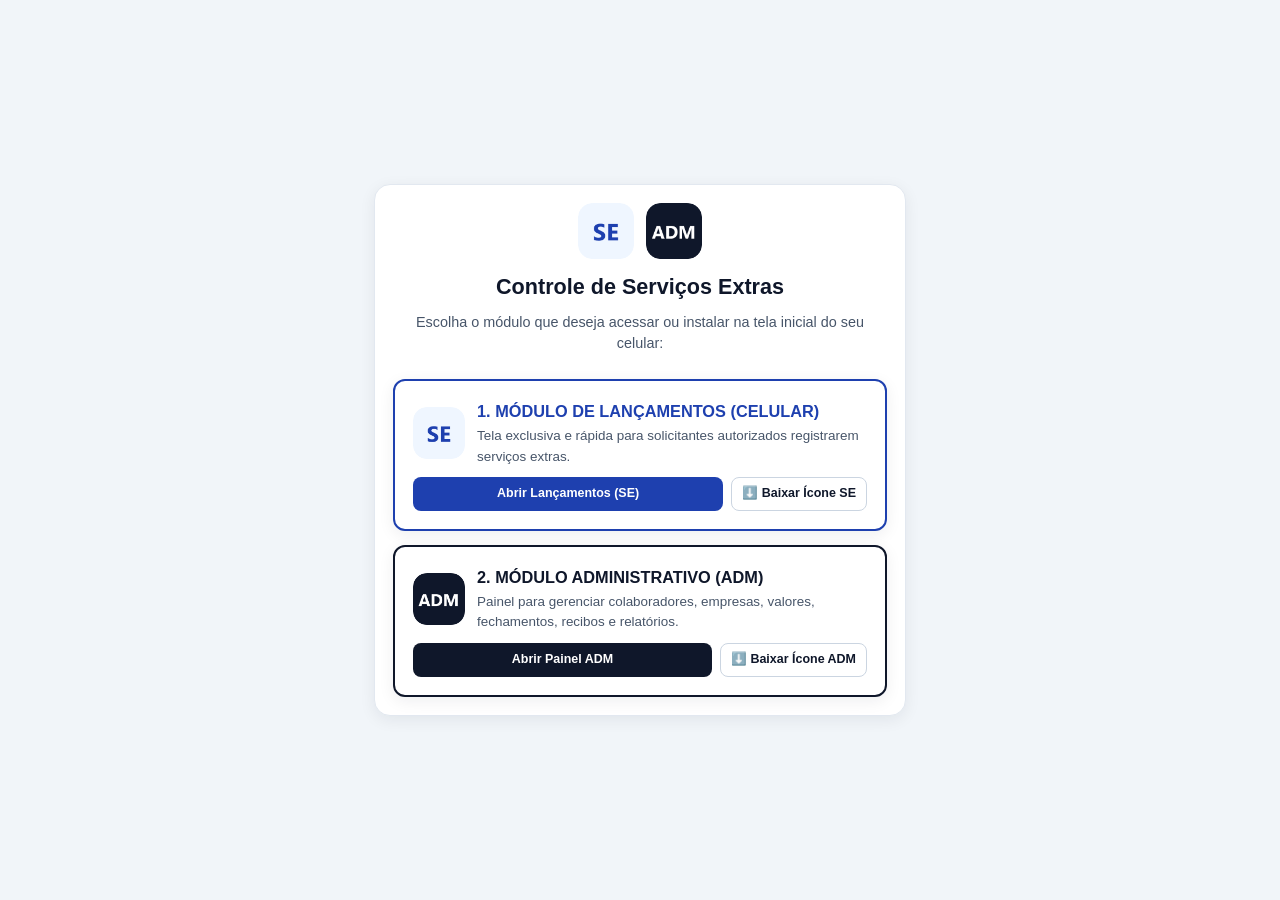
<file: index.html>
<!DOCTYPE html>
<html lang="pt-BR">
<head>
  <meta charset="UTF-8" />
  <meta name="viewport" content="width=device-width, initial-scale=1.0" />
  <title>Sistema de Controle de Serviços Extras</title>
  <link rel="icon" type="image/png" sizes="192x192" href="lancamentos/icon-se-192.png" />
  <link rel="stylesheet" href="css/styles.css" />
</head>
<body>
  <main class="mobile-shell" style="justify-content: center; max-width: 560px;">
    <section class="mobile-card" style="text-align: center;">
      <div style="display:flex; justify-content:center; gap:12px; margin-bottom:12px;">
        <img src="lancamentos/icon-se-192.png" alt="SE" style="width:56px; height:56px; border-radius:14px;" />
        <img src="adm/icon-adm-192.png" alt="ADM" style="width:56px; height:56px; border-radius:14px;" />
      </div>
      <h1 style="font-size: 1.35rem; font-weight: 800; color: #0f172a;">Controle de Serviços Extras</h1>
      <p style="font-size: 0.9rem; color: #475569; margin: 8px 0 24px;">
        Escolha o módulo que deseja acessar ou instalar na tela inicial do seu celular:
      </p>

      <div style="display: grid; gap: 14px; text-align: left;">
        <div class="panel-card" style="margin: 0; border: 2px solid #1e40af;">
          <a href="lancamentos/" style="text-decoration: none; display: flex; gap: 12px; align-items: center;">
            <img src="lancamentos/icon-se-192.png" alt="SE" style="width: 52px; height: 52px; border-radius: 14px; flex-shrink: 0;" />
            <div>
              <div style="font-weight: 800; font-size: 1.02rem; color: #1e40af;">1. MÓDULO DE LANÇAMENTOS (CELULAR)</div>
              <div style="font-size: 0.84rem; color: #475569; margin-top: 3px;">
                Tela exclusiva e rápida para solicitantes autorizados registrarem serviços extras.
              </div>
            </div>
          </a>
          <div style="display:flex; gap:8px; margin-top:10px; flex-wrap:wrap;">
            <a href="lancamentos/" class="btn btn-primary btn-sm" style="text-decoration:none; flex:1;">Abrir Lançamentos (SE)</a>
            <a href="lancamentos/icon-se-512.png" download="icone-SE.png" class="btn btn-outline btn-sm" style="text-decoration:none;">⬇️ Baixar Ícone SE</a>
          </div>
        </div>

        <div class="panel-card" style="margin: 0; border: 2px solid #0f172a;">
          <a href="adm/" style="text-decoration: none; display: flex; gap: 12px; align-items: center;">
            <img src="adm/icon-adm-192.png" alt="ADM" style="width: 52px; height: 52px; border-radius: 14px; flex-shrink: 0;" />
            <div>
              <div style="font-weight: 800; font-size: 1.02rem; color: #0f172a;">2. MÓDULO ADMINISTRATIVO (ADM)</div>
              <div style="font-size: 0.84rem; color: #475569; margin-top: 3px;">
                Painel para gerenciar colaboradores, empresas, valores, fechamentos, recibos e relatórios.
              </div>
            </div>
          </a>
          <div style="display:flex; gap:8px; margin-top:10px; flex-wrap:wrap;">
            <a href="adm/" class="btn btn-primary btn-sm" style="text-decoration:none; background:#0f172a; flex:1;">Abrir Painel ADM</a>
            <a href="adm/icon-adm-512.png" download="icone-ADM.png" class="btn btn-outline btn-sm" style="text-decoration:none;">⬇️ Baixar Ícone ADM</a>
          </div>
        </div>
      </div>
    </section>
  </main>
</body>
</html>
</file>
<file: css/styles.css>
/* ==========================================================================
   SISTEMA DE CONTROLE DE SERVIÇOS EXTRAS - ESTILOS GERAIS E RESPONSIVOS
   Otimizado para Celular (Mobile-First) e Computador
   ========================================================================== */

:root {
  --primary: #1e40af;
  --primary-hover: #1d4ed8;
  --primary-light: #eff6ff;
  --success: #15803d;
  --success-hover: #166534;
  --success-light: #dcfce7;
  --warning: #b45309;
  --warning-light: #fef3c7;
  --danger: #b91c1c;
  --danger-light: #fee2e2;
  --bg: #f1f5f9;
  --surface: #ffffff;
  --text: #0f172a;
  --text-muted: #475569;
  --border: #cbd5e1;
  --radius: 12px;
  --shadow: 0 4px 16px rgba(15, 23, 42, 0.07);
}

* {
  box-sizing: border-box;
  margin: 0;
  padding: 0;
}

body {
  font-family: -apple-system, BlinkMacSystemFont, "Segoe UI", Roboto, Helvetica, Arial, sans-serif;
  background-color: var(--bg);
  color: var(--text);
  line-height: 1.5;
  -webkit-font-smoothing: antialiased;
}

.hidden {
  display: none !important;
}

/* ==========================================================================
   1. MÓDULO DE LANÇAMENTOS (CELULAR - MOBILE FIRST)
   ========================================================================== */
.mobile-shell {
  max-width: 480px;
  margin: 0 auto;
  min-height: 100vh;
  padding: 14px;
  display: flex;
  flex-direction: column;
}

.mobile-card {
  background: var(--surface);
  border-radius: 16px;
  padding: 18px;
  box-shadow: var(--shadow);
  border: 1px solid #e2e8f0;
}

.mobile-header {
  display: flex;
  align-items: center;
  justify-content: space-between;
  background: var(--primary);
  color: #fff;
  padding: 14px 16px;
  border-radius: 14px;
  margin-bottom: 14px;
  box-shadow: 0 4px 12px rgba(30, 64, 175, 0.2);
}

.mobile-header h1 {
  font-size: 1.05rem;
  font-weight: 800;
  letter-spacing: -0.01em;
}

.btn-logout-mini {
  background: rgba(255, 255, 255, 0.22);
  border: 1px solid rgba(255, 255, 255, 0.35);
  color: #fff;
  padding: 6px 12px;
  border-radius: 8px;
  font-size: 0.78rem;
  cursor: pointer;
  font-weight: 700;
}

.form-group {
  margin-bottom: 15px;
}

.form-label-row {
  display: flex;
  align-items: center;
  justify-content: space-between;
  gap: 8px;
  margin-bottom: 6px;
}

.form-label {
  display: block;
  font-size: 0.9rem;
  font-weight: 700;
  color: #1e293b;
  margin-bottom: 6px;
}

.form-label-row .form-label {
  margin-bottom: 0;
}

.form-label span.step-num {
  display: inline-flex;
  align-items: center;
  justify-content: center;
  width: 22px;
  height: 22px;
  border-radius: 50%;
  background: var(--primary-light);
  color: var(--primary);
  font-size: 0.76rem;
  margin-right: 6px;
}

.btn-inline-add {
  background: var(--primary-light);
  color: var(--primary);
  border: 1px solid #bfdbfe;
  padding: 4px 10px;
  border-radius: 8px;
  font-size: 0.78rem;
  font-weight: 700;
  cursor: pointer;
}

.quick-add-box {
  background: #f8fafc;
  border: 1.5px dashed #93c5fd;
  border-radius: 12px;
  padding: 12px;
  margin-top: 8px;
  margin-bottom: 6px;
}

.form-control {
  width: 100%;
  padding: 13px 14px;
  font-size: 16px; /* Evita zoom automático no iOS/Android */
  border: 1.5px solid var(--border);
  border-radius: 10px;
  background-color: #fff;
  color: var(--text);
  transition: border-color 0.15s, box-shadow 0.15s;
}

.form-control:focus {
  outline: none;
  border-color: var(--primary);
  box-shadow: 0 0 0 3px rgba(30, 64, 175, 0.15);
}

.turno-grid {
  display: grid;
  grid-template-columns: repeat(3, 1fr);
  gap: 10px;
}

.turno-option {
  position: relative;
}

.turno-option input {
  position: absolute;
  opacity: 0;
  pointer-events: none;
}

.turno-option label {
  display: flex;
  flex-direction: column;
  align-items: center;
  justify-content: center;
  padding: 13px 8px;
  border: 1.5px solid var(--border);
  border-radius: 10px;
  background: #fff;
  font-weight: 700;
  font-size: 0.94rem;
  cursor: pointer;
  color: var(--text-muted);
  transition: all 0.15s;
  user-select: none;
}

.turno-option input:checked + label {
  border-color: var(--primary);
  background: var(--primary-light);
  color: var(--primary);
  box-shadow: 0 0 0 2px rgba(30, 64, 175, 0.15);
}

.helper-badge {
  display: inline-block;
  margin-top: 6px;
  font-size: 0.78rem;
  padding: 4px 9px;
  border-radius: 6px;
  background: #f1f5f9;
  color: var(--text-muted);
  font-weight: 600;
}

.helper-badge.auto {
  background: var(--primary-light);
  color: var(--primary);
}

.helper-badge.manual {
  background: var(--warning-light);
  color: var(--warning);
}

.btn-salvar-unico {
  width: 100%;
  margin-top: 10px;
  padding: 16px;
  font-size: 1.06rem;
  font-weight: 800;
  letter-spacing: 0.02em;
  text-transform: uppercase;
  color: #ffffff;
  background: var(--success);
  border: none;
  border-radius: 12px;
  cursor: pointer;
  box-shadow: 0 4px 14px rgba(21, 128, 61, 0.3);
  transition: background 0.15s, transform 0.1s;
}

.btn-salvar-unico:hover {
  background: var(--success-hover);
}

.btn-salvar-unico:active {
  transform: scale(0.99);
}

.toast-feedback {
  margin-top: 12px;
  padding: 12px 14px;
  border-radius: 10px;
  font-weight: 600;
  font-size: 0.9rem;
  text-align: center;
}

.toast-feedback.success {
  background: var(--success-light);
  color: var(--success);
  border: 1px solid #86efac;
}

.toast-feedback.error {
  background: var(--danger-light);
  color: var(--danger);
  border: 1px solid #fca5a5;
}

/* ==========================================================================
   2. MÓDULO ADMINISTRATIVO (ADM - RESPONSIVO CELULAR E COMPUTADOR)
   ========================================================================== */
.adm-layout {
  min-height: 100vh;
  display: flex;
  flex-direction: column;
}

.adm-topbar {
  background: #0f172a;
  color: #fff;
  padding: 14px 20px;
  display: flex;
  flex-wrap: wrap;
  align-items: center;
  justify-content: space-between;
  gap: 10px;
}

.adm-brand {
  display: flex;
  align-items: center;
  flex-wrap: wrap;
  gap: 10px;
}

.adm-brand h1 {
  font-size: 1.08rem;
  font-weight: 800;
}

.cloud-badge {
  font-size: 0.74rem;
  padding: 4px 10px;
  border-radius: 999px;
  font-weight: 700;
}

.cloud-badge.online {
  background: #166534;
  color: #dcfce7;
}

.cloud-badge.local {
  background: #334155;
  color: #e2e8f0;
}

.adm-nav {
  background: #ffffff;
  border-bottom: 1px solid var(--border);
  padding: 0 12px;
  display: flex;
  gap: 4px;
  overflow-x: auto;
  -webkit-overflow-scrolling: touch;
  scrollbar-width: thin;
}

.adm-tab-btn {
  padding: 13px 14px;
  border: none;
  background: transparent;
  font-size: 0.88rem;
  font-weight: 700;
  color: var(--text-muted);
  border-bottom: 3px solid transparent;
  cursor: pointer;
  white-space: nowrap;
  transition: all 0.15s;
}

.adm-tab-btn:hover {
  color: var(--primary);
}

.adm-tab-btn.active {
  color: var(--primary);
  border-bottom-color: var(--primary);
  background: #f8fafc;
}

.adm-container {
  max-width: 1280px;
  width: 100%;
  margin: 0 auto;
  padding: 18px 14px 56px;
}

.kpi-grid {
  display: grid;
  grid-template-columns: repeat(auto-fit, minmax(200px, 1fr));
  gap: 12px;
  margin-bottom: 18px;
}

.kpi-card {
  background: var(--surface);
  padding: 15px 16px;
  border-radius: var(--radius);
  box-shadow: var(--shadow);
  border-left: 4px solid var(--primary);
}

.kpi-card.pending {
  border-left-color: var(--warning);
}

.kpi-card.paid {
  border-left-color: var(--success);
}

.kpi-label {
  font-size: 0.78rem;
  font-weight: 700;
  color: var(--text-muted);
  text-transform: uppercase;
}

.kpi-value {
  font-size: 1.42rem;
  font-weight: 800;
  margin-top: 4px;
  color: var(--text);
}

.kpi-sub {
  font-size: 0.78rem;
  color: var(--text-muted);
  margin-top: 2px;
}

.panel-card {
  background: var(--surface);
  border-radius: var(--radius);
  padding: 18px;
  box-shadow: var(--shadow);
  margin-bottom: 18px;
  border: 1px solid #e2e8f0;
}

.panel-header {
  display: flex;
  flex-wrap: wrap;
  align-items: center;
  justify-content: space-between;
  gap: 10px;
  margin-bottom: 14px;
  padding-bottom: 12px;
  border-bottom: 1px solid #e2e8f0;
}

.panel-title {
  font-size: 1.05rem;
  font-weight: 800;
  color: var(--text);
}

.filters-grid {
  display: grid;
  grid-template-columns: repeat(auto-fit, minmax(175px, 1fr));
  gap: 12px;
  margin-bottom: 16px;
  align-items: end;
}

.btn {
  display: inline-flex;
  align-items: center;
  justify-content: center;
  gap: 6px;
  padding: 10px 14px;
  font-size: 0.86rem;
  font-weight: 700;
  border-radius: 8px;
  border: 1px solid transparent;
  cursor: pointer;
  transition: all 0.15s;
  text-decoration: none;
  min-height: 40px;
}

.btn-primary {
  background: var(--primary);
  color: #fff;
}

.btn-primary:hover {
  background: var(--primary-hover);
}

.btn-success {
  background: var(--success);
  color: #fff;
}

.btn-success:hover {
  background: var(--success-hover);
}

.btn-warning {
  background: var(--warning);
  color: #fff;
}

.btn-danger {
  background: var(--danger);
  color: #fff;
}

.btn-outline {
  background: #fff;
  border-color: var(--border);
  color: var(--text);
}

.btn-outline:hover {
  background: #f8fafc;
}

.btn-sm {
  padding: 6px 10px;
  font-size: 0.78rem;
  min-height: 34px;
}

.table-responsive {
  width: 100%;
  overflow-x: auto;
}

table.data-table {
  width: 100%;
  border-collapse: collapse;
  font-size: 0.88rem;
}

table.data-table th,
table.data-table td {
  padding: 10px 12px;
  text-align: left;
  border-bottom: 1px solid #e2e8f0;
}

table.data-table th {
  background: #f8fafc;
  font-weight: 700;
  color: #334155;
  white-space: nowrap;
}

table.data-table tr:hover td {
  background: #f8fafc;
}

.status-pill {
  display: inline-block;
  padding: 3px 8px;
  border-radius: 999px;
  font-size: 0.74rem;
  font-weight: 700;
  text-transform: uppercase;
}

.status-pill.pago,
.status-pill.ativo {
  background: var(--success-light);
  color: var(--success);
}

.status-pill.pendente {
  background: var(--warning-light);
  color: var(--warning);
}

.status-pill.cancelado,
.status-pill.inativo {
  background: var(--danger-light);
  color: var(--danger);
}

.subtabs-bar {
  display: flex;
  flex-wrap: wrap;
  gap: 8px;
  margin-bottom: 16px;
}

/* ==========================================================================
   OTIMIZAÇÃO ESPECIAL DO PAINEL ADM PARA CELULARES (TELAS ATÉ 768PX)
   Transforma tabelas administrativas em Cards de fácil leitura e toque
   ========================================================================== */
@media (max-width: 768px) {
  .adm-topbar {
    padding: 12px 14px;
  }

  .adm-brand h1 {
    font-size: 0.96rem;
  }

  .kpi-grid {
    grid-template-columns: 1fr;
    gap: 10px;
  }

  .panel-card {
    padding: 14px;
  }

  .filters-grid {
    grid-template-columns: 1fr;
    gap: 10px;
  }

  .subtabs-bar {
    display: grid;
    grid-template-columns: 1fr 1fr;
    gap: 6px;
  }

  .subtabs-bar .btn {
    width: 100%;
    text-align: center;
    font-size: 0.78rem;
    padding: 8px 6px;
  }

  /* Tabelas com classe mobile-cards viram cartões verticais no celular */
  table.data-table.mobile-cards thead {
    display: none;
  }

  table.data-table.mobile-cards,
  table.data-table.mobile-cards tbody,
  table.data-table.mobile-cards tr,
  table.data-table.mobile-cards td {
    display: block;
    width: 100%;
  }

  table.data-table.mobile-cards tr {
    background: #ffffff;
    border: 1px solid #cbd5e1;
    border-radius: 12px;
    margin-bottom: 12px;
    padding: 10px 12px;
    box-shadow: 0 2px 6px rgba(15, 23, 42, 0.04);
  }

  table.data-table.mobile-cards td {
    padding: 7px 0;
    border-bottom: 1px dashed #e2e8f0;
    display: flex;
    justify-content: space-between;
    align-items: flex-start;
    gap: 12px;
    text-align: right;
  }

  table.data-table.mobile-cards td:last-child {
    border-bottom: none;
    padding-top: 10px;
    justify-content: flex-end;
  }

  table.data-table.mobile-cards td::before {
    content: attr(data-label);
    font-weight: 700;
    font-size: 0.78rem;
    color: #475569;
    text-transform: uppercase;
    text-align: left;
    flex-shrink: 0;
  }
}

/* ==========================================================================
   3. RECIBOS PARA IMPRESSÃO E PDF
   ========================================================================== */
.recibos-wrapper {
  display: flex;
  flex-direction: column;
  gap: 24px;
}

.recibo-sheet {
  background: #fff;
  border: 2px solid #1e293b;
  border-radius: 8px;
  padding: 24px;
  max-width: 840px;
  width: 100%;
  margin: 0 auto;
  color: #000;
}

.recibo-top {
  display: flex;
  flex-wrap: wrap;
  justify-content: space-between;
  align-items: flex-start;
  gap: 12px;
  border-bottom: 2px solid #1e293b;
  padding-bottom: 14px;
  margin-bottom: 16px;
}

.recibo-top h2 {
  font-size: 1.15rem;
  text-transform: uppercase;
  letter-spacing: 0.02em;
}

.recibo-valor-box {
  border: 2px solid #000;
  padding: 8px 14px;
  font-size: 1.15rem;
  font-weight: 800;
  background: #f8fafc;
  border-radius: 6px;
}

.recibo-meta {
  display: grid;
  grid-template-columns: repeat(auto-fit, minmax(200px, 1fr));
  gap: 10px;
  margin-bottom: 16px;
  font-size: 0.92rem;
  background: #f8fafc;
  padding: 12px;
  border-radius: 6px;
  border: 1px solid #cbd5e1;
}

.recibo-assinatura {
  margin-top: 36px;
  display: flex;
  flex-direction: column;
  align-items: center;
  text-align: center;
}

.recibo-assinatura .linha {
  width: 340px;
  max-width: 90%;
  border-top: 1.5px solid #000;
  padding-top: 6px;
  margin-top: 32px;
  font-weight: 700;
}

/* Modal */
.modal-backdrop {
  position: fixed;
  inset: 0;
  background: rgba(15, 23, 42, 0.55);
  display: flex;
  align-items: center;
  justify-content: center;
  padding: 14px;
  z-index: 1000;
}

.modal-box {
  background: #fff;
  border-radius: 14px;
  max-width: 600px;
  width: 100%;
  max-height: 92vh;
  overflow-y: auto;
  padding: 18px;
  box-shadow: 0 20px 40px rgba(0, 0, 0, 0.25);
}

@media print {
  body {
    background: #fff;
  }
  .no-print,
  .adm-topbar,
  .adm-nav,
  .recibo-controls {
    display: none !important;
  }
  .adm-container {
    padding: 0;
    margin: 0;
    max-width: 100%;
  }
  .recibo-sheet {
    page-break-after: always;
    border: 1.5px solid #000;
    box-shadow: none;
    margin-bottom: 20px;
  }
}
</file>
